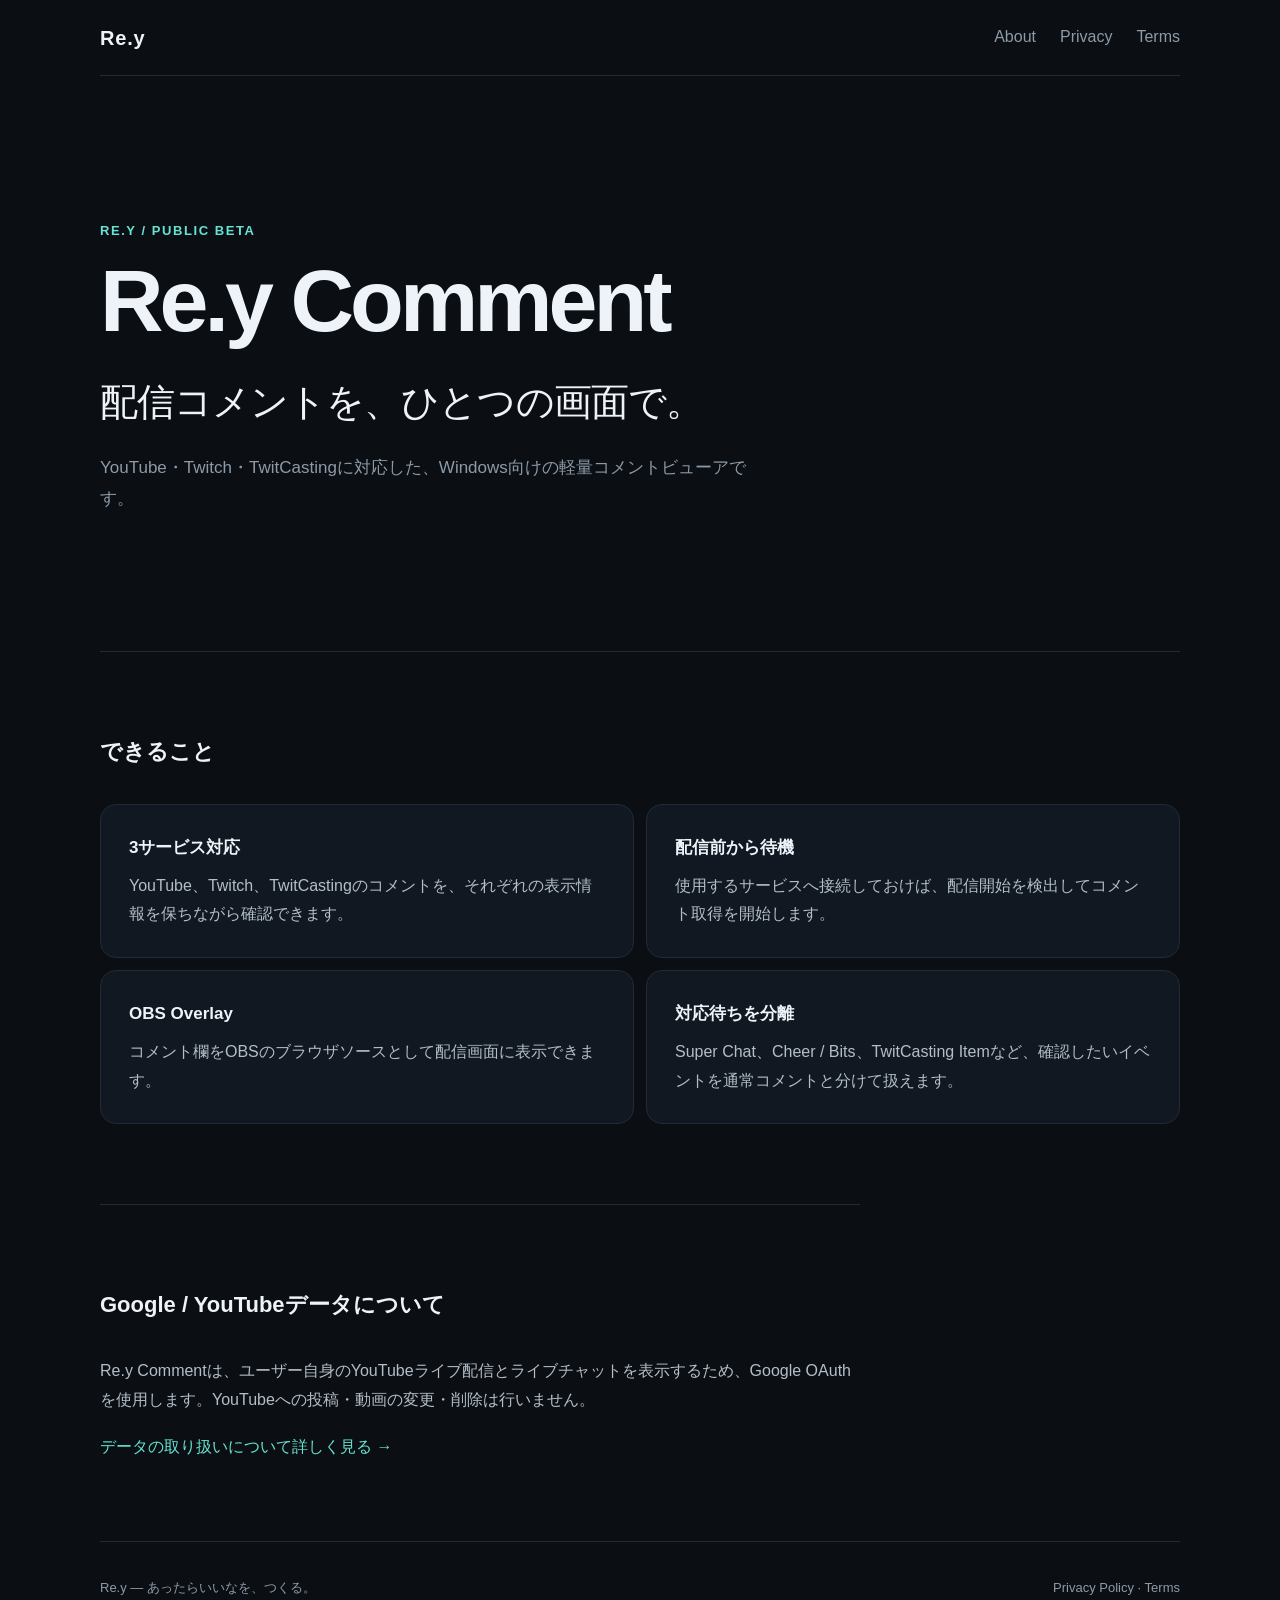
<file: index.html>
<!doctype html>
<html lang="ja">
<head>
  <meta charset="utf-8">
  <meta name="viewport" content="width=device-width,initial-scale=1">
  <title>Re.y Comment</title>
  <meta name="description" content="YouTube・Twitch・TwitCastingの配信コメントをひとつの画面で確認できるWindows向けコメントビューア Re.y Comment。">
  <link rel="stylesheet" href="./style.css">
</head>
<body>
  <main>
    <header class="nav"><span class="brand">Re.y</span><nav><a href="#about">About</a><a href="./privacy.html">Privacy</a><a href="./terms.html">Terms</a></nav></header>
    <section class="hero">
      <p class="eyebrow">Re.y / Public Beta</p>
      <h1>Re.y Comment</h1>
      <p class="lead">配信コメントを、ひとつの画面で。</p>
      <p class="sub">YouTube・Twitch・TwitCastingに対応した、Windows向けの軽量コメントビューアです。</p>
    </section>
    <section id="about" class="section">
      <h2>できること</h2>
      <div class="grid">
        <article><h3>3サービス対応</h3><p>YouTube、Twitch、TwitCastingのコメントを、それぞれの表示情報を保ちながら確認できます。</p></article>
        <article><h3>配信前から待機</h3><p>使用するサービスへ接続しておけば、配信開始を検出してコメント取得を開始します。</p></article>
        <article><h3>OBS Overlay</h3><p>コメント欄をOBSのブラウザソースとして配信画面に表示できます。</p></article>
        <article><h3>対応待ちを分離</h3><p>Super Chat、Cheer / Bits、TwitCasting Itemなど、確認したいイベントを通常コメントと分けて扱えます。</p></article>
      </div>
    </section>
    <section class="section slim">
      <h2>Google / YouTubeデータについて</h2>
      <p>Re.y Commentは、ユーザー自身のYouTubeライブ配信とライブチャットを表示するため、Google OAuthを使用します。YouTubeへの投稿・動画の変更・削除は行いません。</p>
      <p><a class="textlink" href="./privacy.html">データの取り扱いについて詳しく見る →</a></p>
    </section>
    <footer><span>Re.y — あったらいいなを、つくる。</span><span><a href="./privacy.html">Privacy Policy</a> · <a href="./terms.html">Terms</a></span></footer>
  </main>
</body>
</html>
</file>
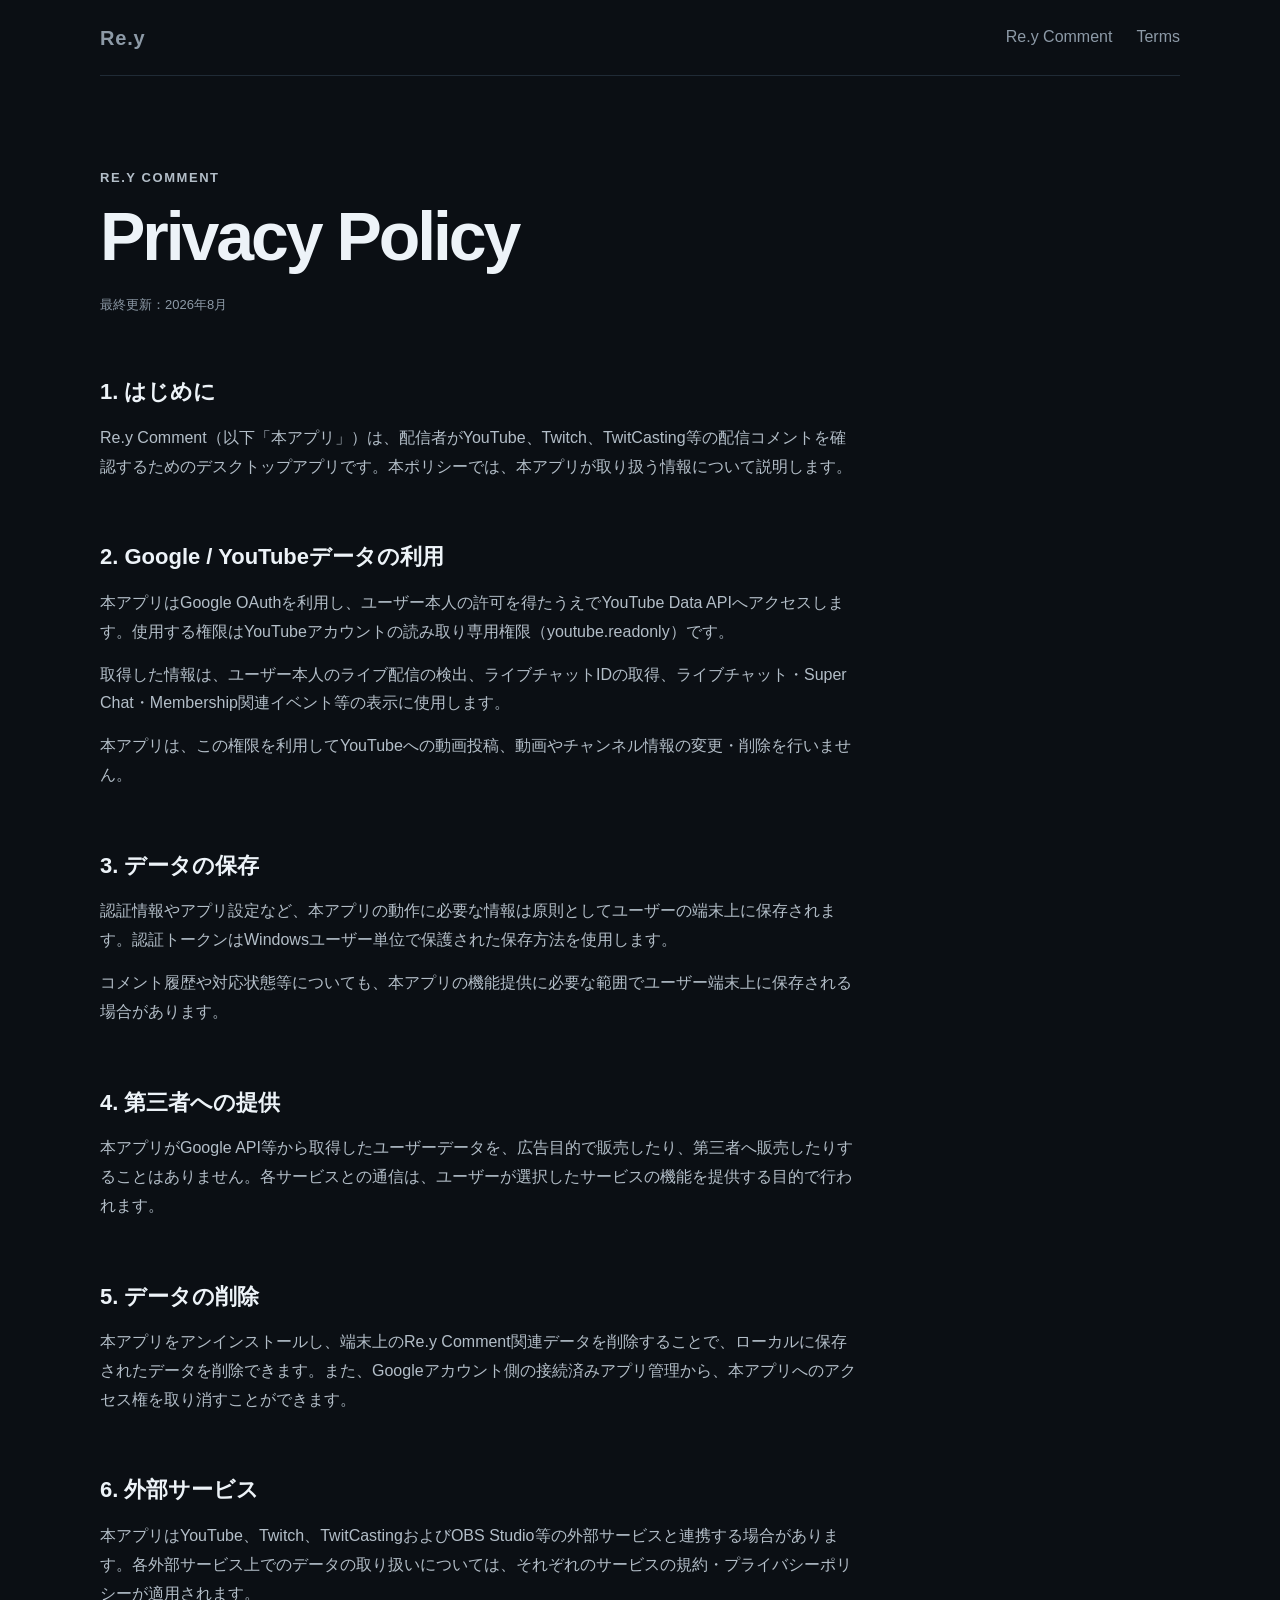
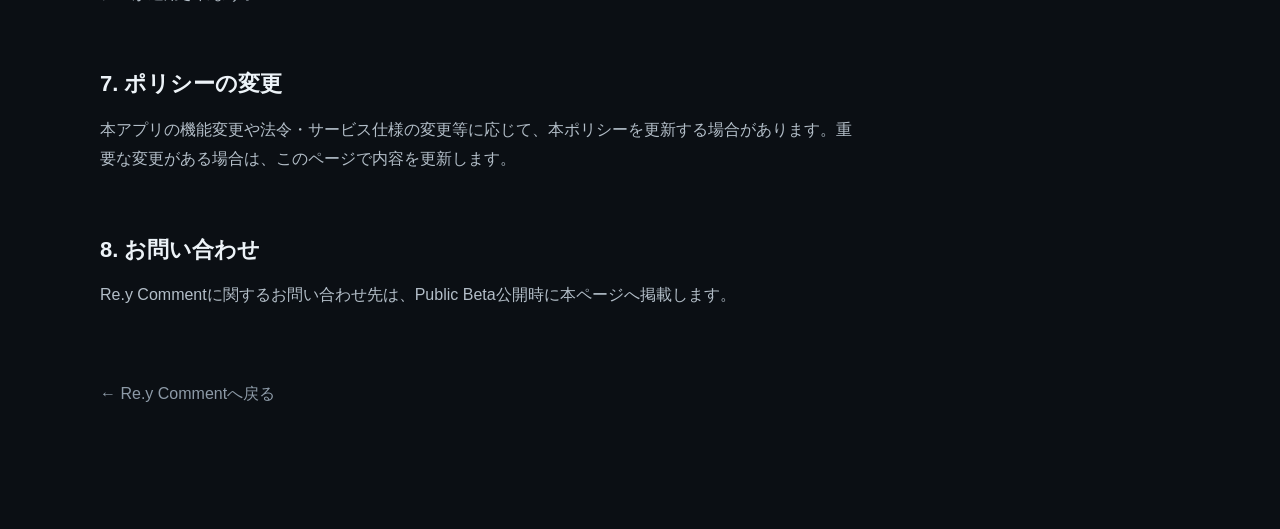
<file: privacy.html>
<!doctype html><html lang="ja"><head><meta charset="utf-8"><meta name="viewport" content="width=device-width,initial-scale=1"><title>Privacy Policy — Re.y Comment</title><link rel="stylesheet" href="./style.css"></head><body><main><header class="nav"><a class="brand" href="./">Re.y</a><nav><a href="./">Re.y Comment</a><a href="./terms.html">Terms</a></nav></header><article class="legal"><p class="eyebrow">Re.y Comment</p><h1>Privacy Policy</h1><p class="updated">最終更新：2026年8月</p><h2>1. はじめに</h2><p>Re.y Comment（以下「本アプリ」）は、配信者がYouTube、Twitch、TwitCasting等の配信コメントを確認するためのデスクトップアプリです。本ポリシーでは、本アプリが取り扱う情報について説明します。</p><h2>2. Google / YouTubeデータの利用</h2><p>本アプリはGoogle OAuthを利用し、ユーザー本人の許可を得たうえでYouTube Data APIへアクセスします。使用する権限はYouTubeアカウントの読み取り専用権限（youtube.readonly）です。</p><p>取得した情報は、ユーザー本人のライブ配信の検出、ライブチャットIDの取得、ライブチャット・Super Chat・Membership関連イベント等の表示に使用します。</p><p>本アプリは、この権限を利用してYouTubeへの動画投稿、動画やチャンネル情報の変更・削除を行いません。</p><h2>3. データの保存</h2><p>認証情報やアプリ設定など、本アプリの動作に必要な情報は原則としてユーザーの端末上に保存されます。認証トークンはWindowsユーザー単位で保護された保存方法を使用します。</p><p>コメント履歴や対応状態等についても、本アプリの機能提供に必要な範囲でユーザー端末上に保存される場合があります。</p><h2>4. 第三者への提供</h2><p>本アプリがGoogle API等から取得したユーザーデータを、広告目的で販売したり、第三者へ販売したりすることはありません。各サービスとの通信は、ユーザーが選択したサービスの機能を提供する目的で行われます。</p><h2>5. データの削除</h2><p>本アプリをアンインストールし、端末上のRe.y Comment関連データを削除することで、ローカルに保存されたデータを削除できます。また、Googleアカウント側の接続済みアプリ管理から、本アプリへのアクセス権を取り消すことができます。</p><h2>6. 外部サービス</h2><p>本アプリはYouTube、Twitch、TwitCastingおよびOBS Studio等の外部サービスと連携する場合があります。各外部サービス上でのデータの取り扱いについては、それぞれのサービスの規約・プライバシーポリシーが適用されます。</p><h2>7. ポリシーの変更</h2><p>本アプリの機能変更や法令・サービス仕様の変更等に応じて、本ポリシーを更新する場合があります。重要な変更がある場合は、このページで内容を更新します。</p><h2>8. お問い合わせ</h2><p>Re.y Commentに関するお問い合わせ先は、Public Beta公開時に本ページへ掲載します。</p><p class="back"><a href="./">← Re.y Commentへ戻る</a></p></article></main></body></html>
</file>
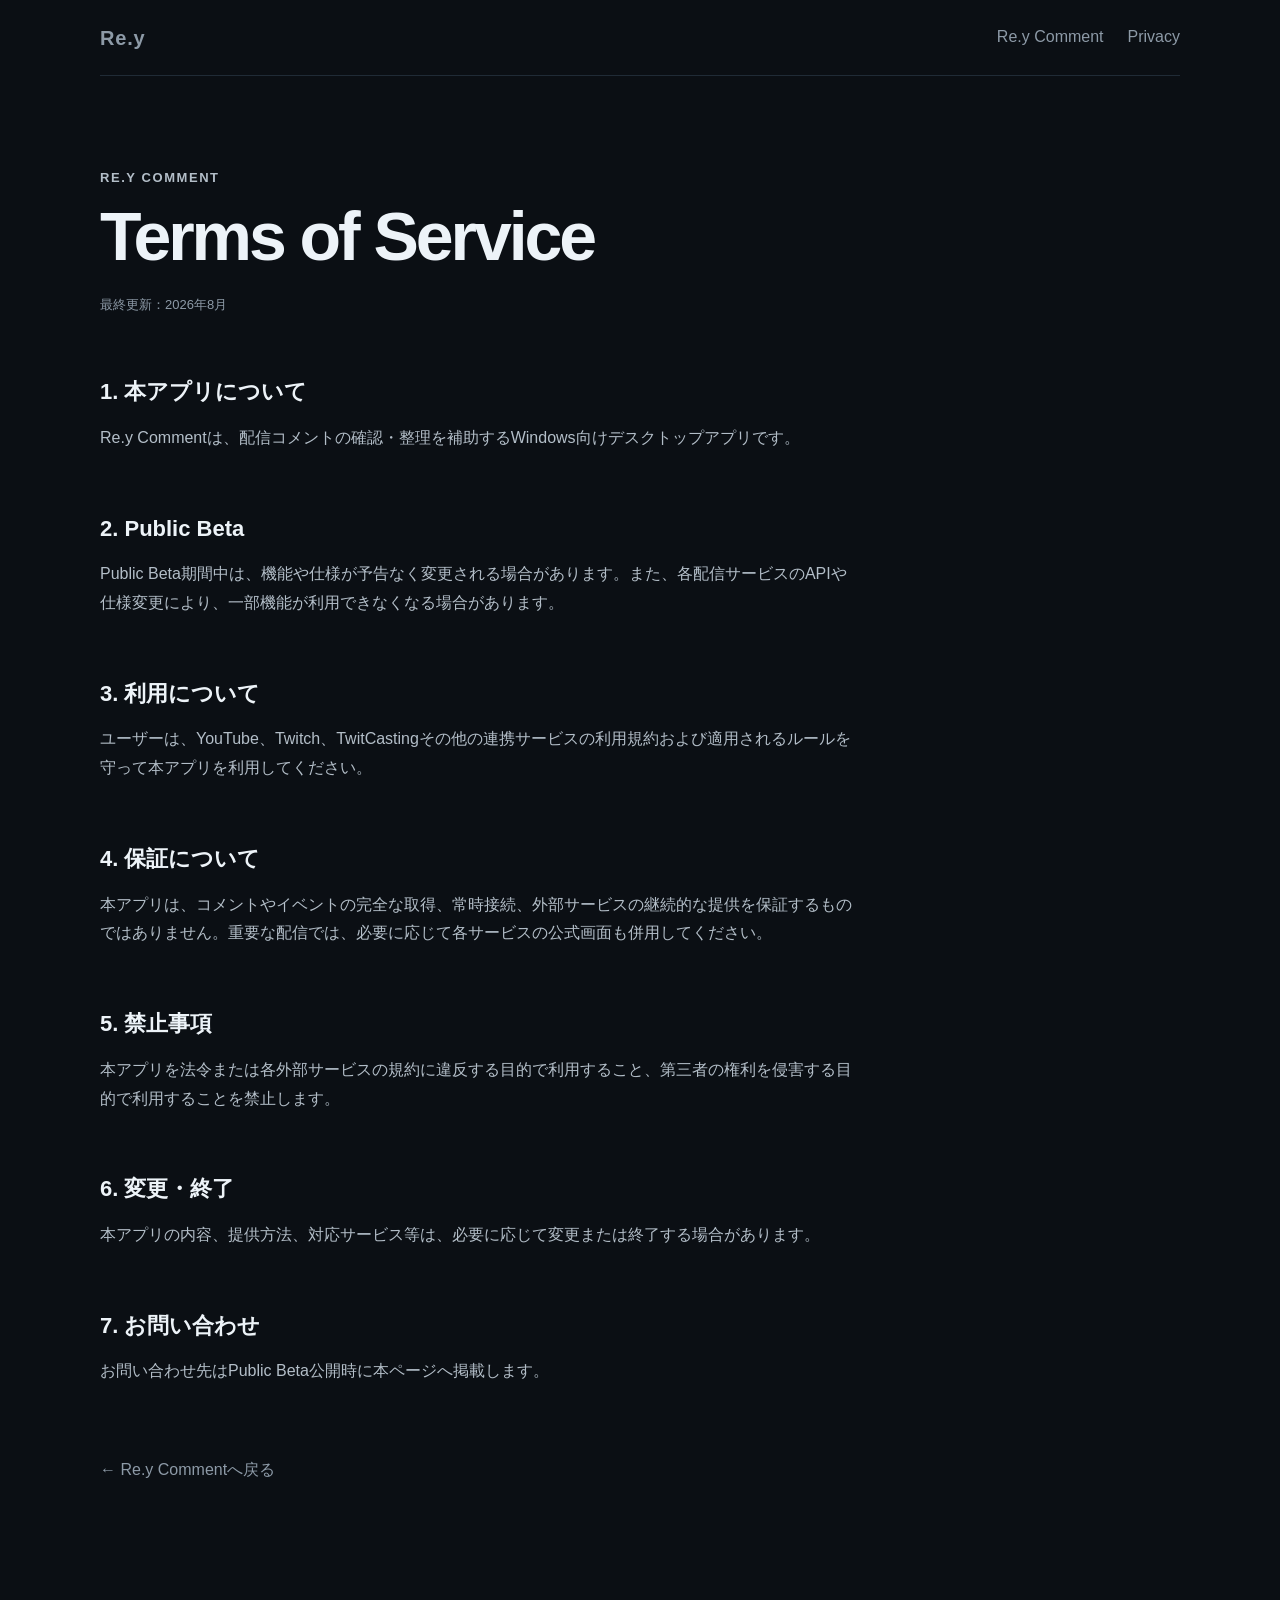
<file: terms.html>
<!doctype html><html lang="ja"><head><meta charset="utf-8"><meta name="viewport" content="width=device-width,initial-scale=1"><title>Terms — Re.y Comment</title><link rel="stylesheet" href="./style.css"></head><body><main><header class="nav"><a class="brand" href="./">Re.y</a><nav><a href="./">Re.y Comment</a><a href="./privacy.html">Privacy</a></nav></header><article class="legal"><p class="eyebrow">Re.y Comment</p><h1>Terms of Service</h1><p class="updated">最終更新：2026年8月</p><h2>1. 本アプリについて</h2><p>Re.y Commentは、配信コメントの確認・整理を補助するWindows向けデスクトップアプリです。</p><h2>2. Public Beta</h2><p>Public Beta期間中は、機能や仕様が予告なく変更される場合があります。また、各配信サービスのAPIや仕様変更により、一部機能が利用できなくなる場合があります。</p><h2>3. 利用について</h2><p>ユーザーは、YouTube、Twitch、TwitCastingその他の連携サービスの利用規約および適用されるルールを守って本アプリを利用してください。</p><h2>4. 保証について</h2><p>本アプリは、コメントやイベントの完全な取得、常時接続、外部サービスの継続的な提供を保証するものではありません。重要な配信では、必要に応じて各サービスの公式画面も併用してください。</p><h2>5. 禁止事項</h2><p>本アプリを法令または各外部サービスの規約に違反する目的で利用すること、第三者の権利を侵害する目的で利用することを禁止します。</p><h2>6. 変更・終了</h2><p>本アプリの内容、提供方法、対応サービス等は、必要に応じて変更または終了する場合があります。</p><h2>7. お問い合わせ</h2><p>お問い合わせ先はPublic Beta公開時に本ページへ掲載します。</p><p class="back"><a href="./">← Re.y Commentへ戻る</a></p></article></main></body></html>
</file>
<file: style.css>
:root{color-scheme:dark;--bg:#0b0f14;--panel:#111821;--text:#edf3f8;--muted:#8d9aa7;--line:#202b36;--accent:#66e3d1}*{box-sizing:border-box}html{scroll-behavior:smooth}body{margin:0;background:var(--bg);color:var(--text);font-family:-apple-system,BlinkMacSystemFont,"Segoe UI","Noto Sans JP",sans-serif;line-height:1.8}main{width:min(1080px,calc(100% - 40px));margin:auto}.nav{height:76px;display:flex;align-items:center;justify-content:space-between;border-bottom:1px solid var(--line)}.brand{font-size:20px;font-weight:700;letter-spacing:.04em;color:var(--text);text-decoration:none}.nav nav{display:flex;gap:24px}.nav a,footer a,.back a{color:var(--muted);text-decoration:none}.nav a:hover,footer a:hover,.back a:hover,.textlink:hover{color:var(--text)}.hero{padding:130px 0 120px;max-width:800px}.eyebrow{color:var(--accent);font-size:13px;font-weight:700;letter-spacing:.12em;text-transform:uppercase}.hero h1,.legal h1{font-size:clamp(48px,8vw,88px);line-height:1.05;letter-spacing:-.045em;margin:12px 0 20px}.lead{font-size:clamp(24px,4vw,38px);margin:0 0 16px;letter-spacing:-.025em}.sub{color:var(--muted);font-size:17px;max-width:650px}.section{padding:80px 0;border-top:1px solid var(--line)}.section h2,.legal h2{font-size:22px;margin:0 0 32px}.grid{display:grid;grid-template-columns:repeat(2,1fr);gap:12px}.grid article{background:var(--panel);border:1px solid var(--line);border-radius:16px;padding:28px}.grid h3{font-size:17px;margin:0 0 8px}.grid p,.slim p,.legal p{color:#b3bec8;margin:0}.slim{max-width:760px}.slim p+p{margin-top:18px}.textlink{color:var(--accent);text-decoration:none}footer{border-top:1px solid var(--line);padding:34px 0 48px;color:var(--muted);display:flex;justify-content:space-between;gap:24px;font-size:13px}.legal{max-width:760px;padding:90px 0 120px}.legal h1{font-size:clamp(42px,7vw,68px)}.legal h2{margin-top:56px;margin-bottom:12px}.legal p+p{margin-top:14px}.updated{font-size:13px!important;color:var(--muted)!important}.back{margin-top:70px!important}@media(max-width:700px){main{width:min(100% - 28px,1080px)}.nav{height:64px}.nav nav{gap:14px;font-size:13px}.hero{padding:90px 0 80px}.grid{grid-template-columns:1fr}.section{padding:60px 0}.grid article{padding:22px}footer{flex-direction:column}.legal{padding-top:70px}}
</file>
